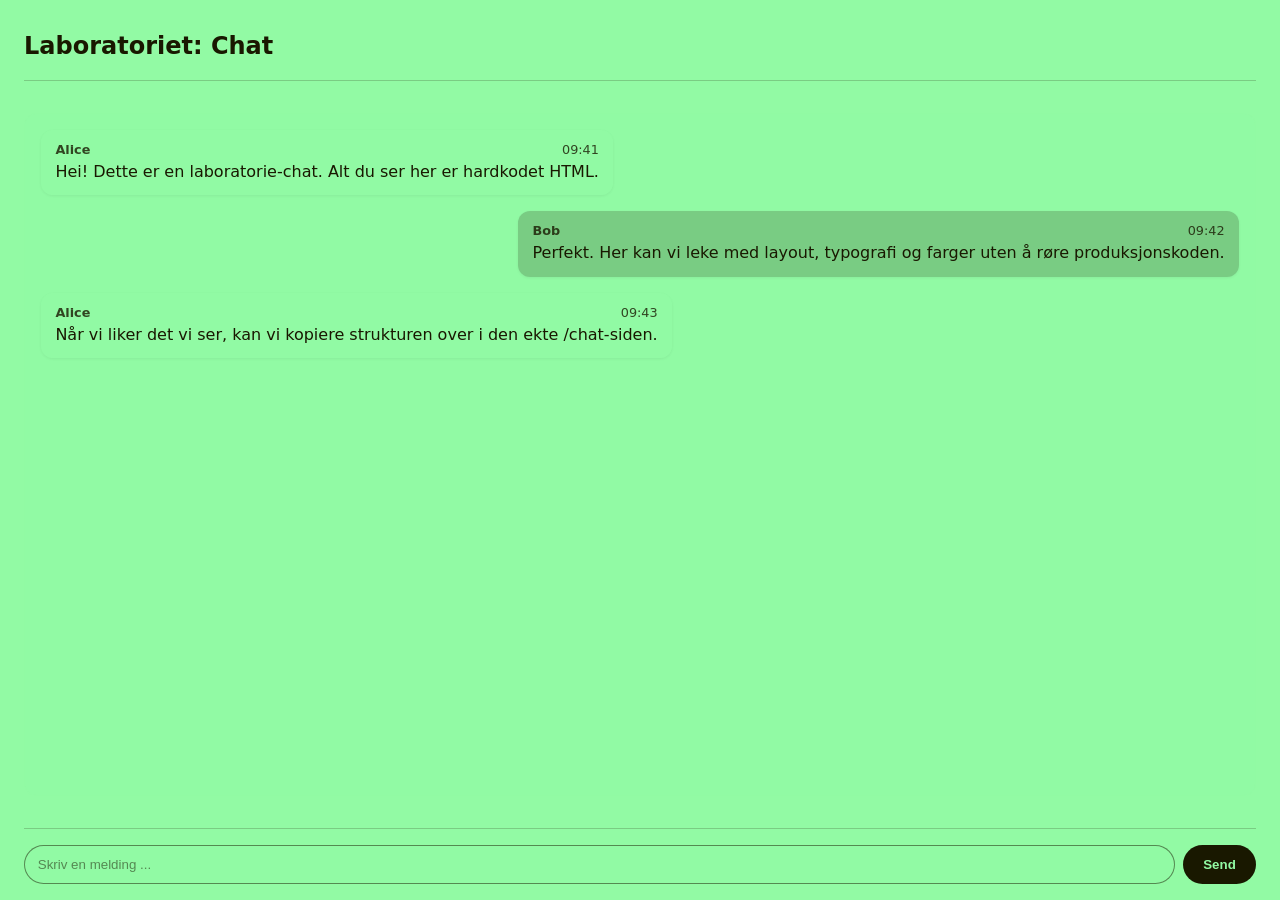
<file: public/laboratoriet/chat/index.html>
<!doctype html>
<html lang="no">
  <head>
    <meta charset="utf-8">
    <meta name="viewport" content="width=device-width,initial-scale=1">
    <title>Laboratoriet: Chat</title>
    <link rel="stylesheet" href="./styles.css">
  </head>
  <body>
    <main class="chat">
      <header class="lab-header">
        <h1>Laboratoriet: Chat</h1>
      </header>

      <section class="chat-messages" aria-label="Eksempelmeldinger">
        <article class="chat-message chat-message--author-a">
          <header class="chat-message__meta">
            <strong class="chat-message__author">Alice</strong>
            <time class="chat-message__time" datetime="2025-03-04T09:41">09:41</time>
          </header>
          <p class="chat-message__body">
            Hei! Dette er en laboratorie-chat. Alt du ser her er hardkodet HTML.
          </p>
        </article>

        <article class="chat-message chat-message--author-b">
          <header class="chat-message__meta">
            <strong class="chat-message__author">Bob</strong>
            <time class="chat-message__time" datetime="2025-03-04T09:42">09:42</time>
          </header>
          <p class="chat-message__body">
            Perfekt. Her kan vi leke med layout, typografi og farger uten å røre produksjonskoden.
          </p>
        </article>

        <article class="chat-message chat-message--author-a">
          <header class="chat-message__meta">
            <strong class="chat-message__author">Alice</strong>
            <time class="chat-message__time" datetime="2025-03-04T09:43">09:43</time>
          </header>
          <p class="chat-message__body">
            Når vi liker det vi ser, kan vi kopiere strukturen over i den ekte /chat-siden.
          </p>
        </article>
      </section>

      <section class="chat-input" aria-label="Inndata (kun dekorasjon)">
        <div class="chat-input__row">
          <input
            id="message"
            class="chat-input__field"
            type="text"
            placeholder="Skriv en melding ...">
          <button class="chat-input__send">Send</button>
        </div>
      </section>
    </main>
  </body>
</html>
</file>
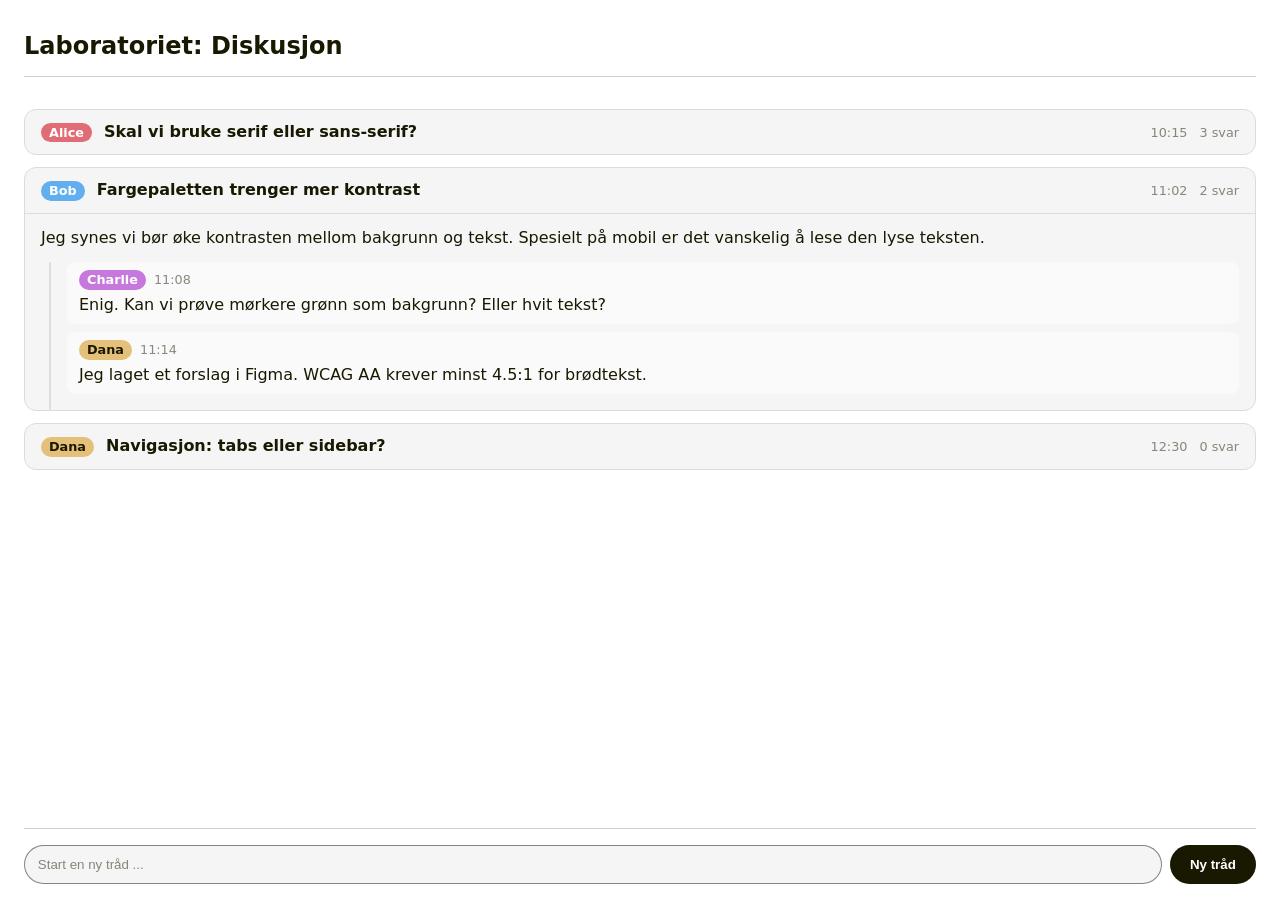
<file: public/laboratoriet/diskusjon/index.html>
<!doctype html>
<html lang="no">
  <head>
    <meta charset="utf-8">
    <meta name="viewport" content="width=device-width,initial-scale=1">
    <title>Laboratoriet: Diskusjon</title>
    <link rel="stylesheet" href="./styles.css">
  </head>
  <body>
    <main class="diskusjon">
      <header class="lab-header">
        <h1>Laboratoriet: Diskusjon</h1>
      </header>

      <section class="threads" aria-label="Tråder">

        <article class="thread thread--collapsed">
          <header class="thread__header">
            <span class="thread__author author--alice">Alice</span>
            <h2 class="thread__title">Skal vi bruke serif eller sans-serif?</h2>
            <span class="thread__meta">
              <time datetime="2025-03-04T10:15">10:15</time>
              <span class="thread__reply-count">3 svar</span>
            </span>
          </header>
        </article>

        <article class="thread thread--expanded">
          <header class="thread__header">
            <span class="thread__author author--bob">Bob</span>
            <h2 class="thread__title">Fargepaletten trenger mer kontrast</h2>
            <span class="thread__meta">
              <time datetime="2025-03-04T11:02">11:02</time>
              <span class="thread__reply-count">2 svar</span>
            </span>
          </header>
          <div class="thread__body">
            <p>Jeg synes vi bør øke kontrasten mellom bakgrunn og tekst. Spesielt på mobil er det vanskelig å lese den lyse teksten.</p>
          </div>
          <section class="thread__replies" aria-label="Svar">
            <article class="reply">
              <header class="reply__header">
                <span class="thread__author author--charlie">Charlie</span>
                <time datetime="2025-03-04T11:08">11:08</time>
              </header>
              <p class="reply__body">Enig. Kan vi prøve mørkere grønn som bakgrunn? Eller hvit tekst?</p>
            </article>
            <article class="reply">
              <header class="reply__header">
                <span class="thread__author author--dana">Dana</span>
                <time datetime="2025-03-04T11:14">11:14</time>
              </header>
              <p class="reply__body">Jeg laget et forslag i Figma. WCAG AA krever minst 4.5:1 for brødtekst.</p>
            </article>
          </section>
        </article>

        <article class="thread thread--collapsed">
          <header class="thread__header">
            <span class="thread__author author--dana">Dana</span>
            <h2 class="thread__title">Navigasjon: tabs eller sidebar?</h2>
            <span class="thread__meta">
              <time datetime="2025-03-04T12:30">12:30</time>
              <span class="thread__reply-count">0 svar</span>
            </span>
          </header>
        </article>

      </section>

      <section class="new-thread" aria-label="Ny tråd">
        <div class="new-thread__row">
          <input
            id="thread-title"
            class="new-thread__field"
            type="text"
            placeholder="Start en ny tråd ...">
          <button class="new-thread__submit">Ny tråd</button>
        </div>
      </section>
    </main>
  </body>
</html>
</file>
<file: public/laboratoriet/chat/styles.css>
:root {
  /* Samvirk-style CSS-variabler. Navnene MÅ samsvare med mblog.samvirk/css-template. */
  --first100: rgb(25, 24, 0);
  --first80: rgba(25, 24, 0, 0.8);
  --first50: rgba(25, 24, 0, 0.5);
  --first20: rgba(25, 24, 0, 0.2);
  --first10: rgba(25, 24, 0, 0.1);

  --second100: rgb(146, 250, 164);
  --second80: rgba(146, 250, 164, 0.8);
  --second50: rgba(146, 250, 164, 0.5);
  --second20: rgba(146, 250, 164, 0.2);
  --second10: rgba(146, 250, 164, 0.1);
}

*,
*::before,
*::after {
  box-sizing: border-box;
}

body {
  margin: 0;
  height: 100vh;
  display: flex;
  justify-content: center;
  padding: 2rem 1.5rem 1rem;
  overflow: hidden;

  background-color: var(--second100);
  color: var(--first100);
  font-family: system-ui, -apple-system, BlinkMacSystemFont, "Segoe UI", sans-serif;
}

.chat {
  width: 100%;
  display: flex;
  flex-direction: column;
  gap: 2rem;
}

.lab-header {
  margin: 0;
  padding-bottom: 1rem;
  border-bottom: 1px solid var(--first20);
}

.lab-header h1 {
  margin: 0 0 0.25rem;
  font-size: 1.5rem;
}

.lab-tagline {
  margin: 0;
  font-size: 0.9rem;
  color: var(--first80);
}

.chat-messages {
  display: flex;
  flex-direction: column;
  gap: 1rem;
  padding: 1rem 1rem 1.25rem;
  border-radius: 0.75rem;
  background-color: var(--second20);
  border: 1px solid var(--second50);
  flex: 1;
  overflow-y: auto;
  min-height: 0;
}

.chat-message {
  max-width: 80%;
  padding: 0.75rem 0.9rem;
  border-radius: 0.75rem;
  background-color: var(--second80);
  box-shadow: 0 1px 3px rgba(0, 0, 0, 0.06);
}

.chat-message--author-a {
  align-self: flex-start;
}

.chat-message--author-b {
  align-self: flex-end;
  background-color: var(--first20);
}

.chat-message__meta {
  display: flex;
  justify-content: space-between;
  align-items: baseline;
  margin-bottom: 0.25rem;
  font-size: 0.8rem;
  color: var(--first80);
}

.chat-message__author {
  font-weight: 600;
}

.chat-message__time {
  font-variant-numeric: tabular-nums;
}

.chat-message__body {
  margin: 0;
  line-height: 1.4;
}

.chat-input {
  border-top: 1px solid var(--first20);
  padding-top: 1rem;
}

.chat-input__row {
  display: flex;
  gap: 0.5rem;
}

.chat-input__label {
  font-size: 0.85rem;
  color: var(--first80);
}

.chat-input__field {
  flex: 1;
  padding: 0.7rem 0.8rem;
  border-radius: 999px;
  border: 1px solid var(--first50);
  background-color: var(--second20);
  color: var(--first100);
}

.chat-input__send {
  padding: 0.7rem 1.2rem;
  border-radius: 999px;
  border: 1px solid var(--first50);
  background-color: var(--first100);
  color: var(--second100);
  font-weight: 600;
  cursor: pointer;
}

.chat-input__send:disabled {
  opacity: 0.5;
  cursor: not-allowed;
}

.chat-input__field::placeholder {
  color: var(--first50);
}

.chat-input__field:disabled {
  opacity: 0.9;
  cursor: not-allowed;
}

.lab-note {
  margin: 0;
  font-size: 0.8rem;
  color: var(--first80);
}
</file>
<file: public/laboratoriet/diskusjon/styles.css>
:root {
  --first100: rgb(25, 24, 0);
  --first80: rgba(25, 24, 0, 0.8);
  --first50: rgba(25, 24, 0, 0.5);
  --first20: rgba(25, 24, 0, 0.2);
  --first10: rgba(25, 24, 0, 0.1);

  --second100: rgb(255, 255, 255);
  --second80: rgb(240, 240, 240);
  --second50: rgb(220, 220, 220);
  --second20: rgb(245, 245, 245);
  --second10: rgb(250, 250, 250);

  --color-alice: #e06c75;
  --color-bob: #61afef;
  --color-charlie: #c678dd;
  --color-dana: #e5c07b;
}

*,
*::before,
*::after {
  box-sizing: border-box;
}

body {
  margin: 0;
  height: 100vh;
  display: flex;
  justify-content: center;
  padding: 2rem 1.5rem 1rem;
  overflow: hidden;

  background-color: var(--second100);
  color: var(--first100);
  font-family: system-ui, -apple-system, BlinkMacSystemFont, "Segoe UI", sans-serif;
}

.diskusjon {
  width: 100%;
  display: flex;
  flex-direction: column;
  gap: 2rem;
}

.lab-header {
  margin: 0;
  padding-bottom: 1rem;
  border-bottom: 1px solid var(--first20);
}

.lab-header h1 {
  margin: 0;
  font-size: 1.5rem;
}

/* Threads list */

.threads {
  display: flex;
  flex-direction: column;
  gap: 0.75rem;
  flex: 1;
  overflow-y: auto;
  min-height: 0;
}

/* Single thread */

.thread {
  border-radius: 0.75rem;
  background-color: var(--second20);
  border: 1px solid var(--second50);
}

.thread__header {
  display: flex;
  align-items: baseline;
  gap: 0.75rem;
  padding: 0.75rem 1rem;
  cursor: pointer;
}

.thread__title {
  margin: 0;
  font-size: 1rem;
  font-weight: 600;
  flex: 1;
}

.thread__meta {
  display: flex;
  gap: 0.75rem;
  font-size: 0.8rem;
  color: var(--first50);
  white-space: nowrap;
}

.thread__reply-count {
  font-variant-numeric: tabular-nums;
}

/* Author badges */

.thread__author {
  font-size: 0.8rem;
  font-weight: 600;
  padding: 0.15rem 0.5rem;
  border-radius: 999px;
  white-space: nowrap;
}

.author--alice {
  background-color: var(--color-alice);
  color: white;
}

.author--bob {
  background-color: var(--color-bob);
  color: white;
}

.author--charlie {
  background-color: var(--color-charlie);
  color: white;
}

.author--dana {
  background-color: var(--color-dana);
  color: var(--first100);
}

/* Expanded thread */

.thread--expanded .thread__header {
  border-bottom: 1px solid var(--first10);
}

.thread__body {
  padding: 0.75rem 1rem;
}

.thread__body p {
  margin: 0;
  line-height: 1.5;
}

/* Replies */

.thread__replies {
  display: flex;
  flex-direction: column;
  gap: 0.5rem;
  padding: 0 1rem 1rem;
  margin-left: 1.5rem;
  border-left: 2px solid var(--first10);
}

.reply {
  padding: 0.5rem 0.75rem;
  border-radius: 0.5rem;
  background-color: var(--second10);
}

.reply__header {
  display: flex;
  align-items: baseline;
  gap: 0.5rem;
  margin-bottom: 0.25rem;
  font-size: 0.8rem;
}

.reply__header time {
  color: var(--first50);
  font-variant-numeric: tabular-nums;
}

.reply__body {
  margin: 0;
  line-height: 1.4;
}

/* New thread input */

.new-thread {
  border-top: 1px solid var(--first20);
  padding-top: 1rem;
}

.new-thread__row {
  display: flex;
  gap: 0.5rem;
}

.new-thread__field {
  flex: 1;
  padding: 0.7rem 0.8rem;
  border-radius: 999px;
  border: 1px solid var(--first50);
  background-color: var(--second20);
  color: var(--first100);
}

.new-thread__field::placeholder {
  color: var(--first50);
}

.new-thread__submit {
  padding: 0.7rem 1.2rem;
  border-radius: 999px;
  border: 1px solid var(--first50);
  background-color: var(--first100);
  color: var(--second100);
  font-weight: 600;
  cursor: pointer;
  white-space: nowrap;
}
</file>
